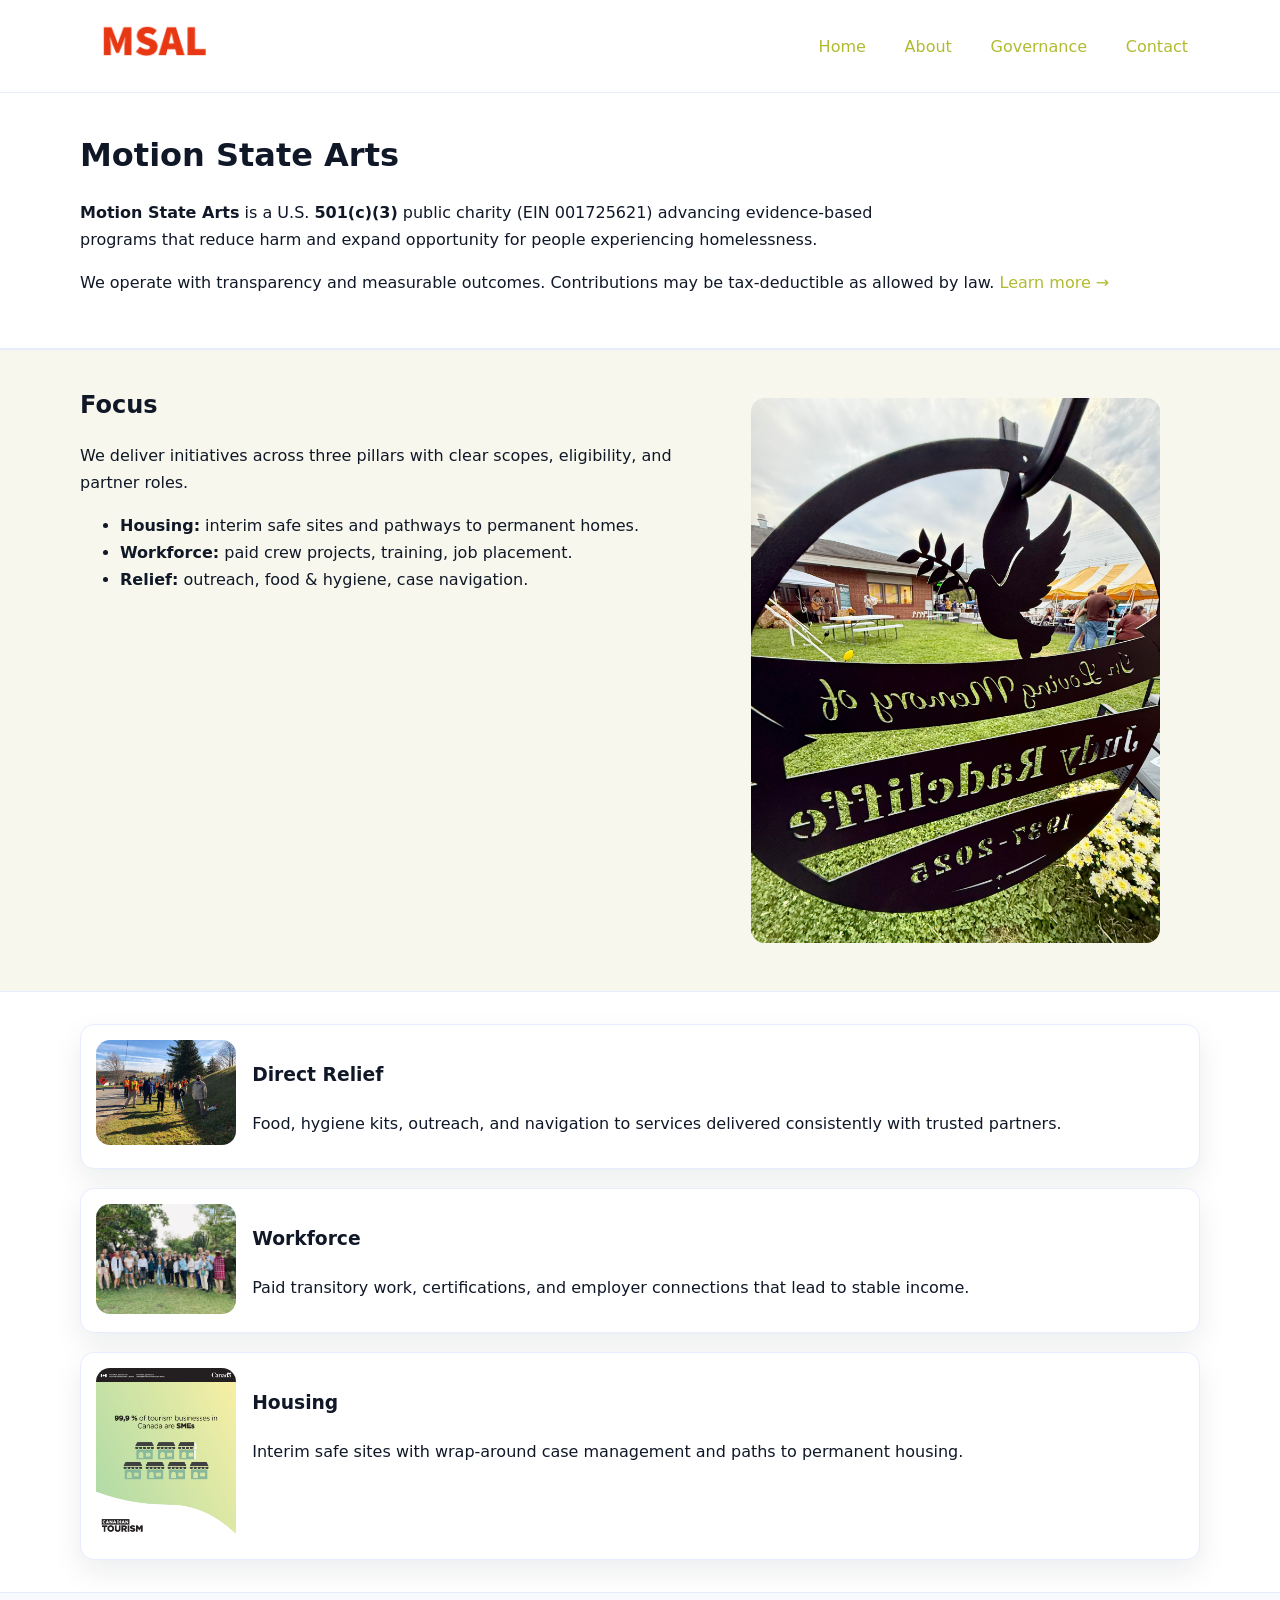
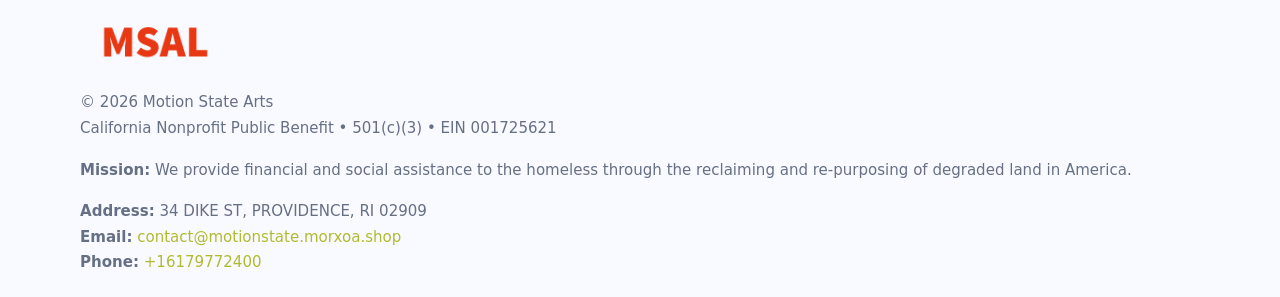
<file: index.html>
<!doctype html>
<html lang="en">
<head>
<meta charset="utf-8"/><meta name="viewport" content="width=device-width,initial-scale=1"/>
<title>Motion State Arts – Nonprofit • 2025</title>
<link rel="stylesheet" href="assets/styles.css"/><link rel="icon" href="images/logo.png">
<meta name="data-ein" content="001725621"><meta name="data-name" content="Motion State Arts">
<meta name="data-email" content="contact@motionstate.morxoa.shop"><meta name="data-phone" content="+16179772400">
<meta name="data-address" content="34 DIKE ST, PROVIDENCE, RI 02909"><meta name="data-map" content="34+DIKE+ST,+PROVIDENCE,+RI+02909">
  <meta name="description" content="Dedicated to arts education and cultural programs, Motion State Arts collaborates with neighbors and partners to deliver practical help and long-term impact.">
<meta name="facebook-domain-verification" content="y0292r327l1o6yoqy1pwmfhwv8ciey" />
</head>
<body>
<div style="position:absolute;left:-9999px;top:-9999px;opacity:0" data-uniq="{{UNIQUE_BLOB}}">
  <span>Dedicated to arts education and cultural programs, Motion State Arts collaborates with neighbors and partners to deliver practical help and long-term impact.</span><svg width="12" height="12" viewBox="0 0 12 12" xmlns="http://www.w3.org/2000/svg"><circle cx="6" cy="6" r="5" fill="#7c3aed"/></svg><img src="images/programs.jpg" width="1" height="1" alt="" loading="lazy"/>
</div>

<header>
  <div class="header-wrap">
    <a href="index.html"><img src="images/logo.png" alt="Motion State Arts logo" style="width:148px"></a>
    <nav>
      <a class="active" href="index.html">Home</a>
      <a href="about.html">About</a>
      <a href="governance.html">Governance</a>
      <a href="contact.html">Contact</a>
    </nav>
  </div>
</header>

<main>
  <section class="c998e0a8683">
    <div class="container">
      <h1>Motion State Arts</h1>
      <p class="c8b5e0fadd4">
        <strong>Motion State Arts</strong> is a U.S. <strong>501(c)(3)</strong> public charity (EIN 001725621) advancing evidence-based programs that reduce harm and expand opportunity for people experiencing homelessness.
      </p>
      <p>
        We operate with transparency and measurable outcomes. Contributions may be tax-deductible as allowed by law.
        <a href="about.html">Learn more →</a>
      </p>
    </div>
  </section>

  <section class="section tint">
    <div class="container grid two">
      <div>
        <h2>Focus</h2>
        <p>We deliver initiatives across three pillars with clear scopes, eligibility, and partner roles.</p>
        <ul>
          <li><strong>Housing:</strong> interim safe sites and pathways to permanent homes.</li>
          <li><strong>Workforce:</strong> paid crew projects, training, job placement.</li>
          <li><strong>Relief:</strong> outreach, food & hygiene, case navigation.</li>
        </ul>
      </div>
      <figure><img src="images/hero.jpg" alt="Program highlight"></figure>
    </div>
  </section>

  <section class="section">
    <div class="container list grid">
      <div class="item">
        <img src="images/relief.jpg" alt="">
        <div>
          <h3>Direct Relief</h3>
          <p>Food, hygiene kits, outreach, and navigation to services delivered consistently with trusted partners.</p>
        </div>
      </div>
      <div class="item">
        <img src="images/jobs.jpg" alt="">
        <div>
          <h3>Workforce</h3>
          <p>Paid transitory work, certifications, and employer connections that lead to stable income.</p>
        </div>
      </div>
      <div class="item">
        <img src="images/land.jpg" alt="">
        <div>
          <h3>Housing</h3>
          <p>Interim safe sites with wrap-around case management and paths to permanent housing.</p>
        </div>
      </div>
    </div>
  </section>

  <footer class="footer">
    <div class="container grid">
      <div><img src="images/logo.png" alt="" style="width:150px;margin-bottom:.6rem">
        <div class="small">© <span id="year"></span> Motion State Arts</div>
        <div class="small">California Nonprofit Public Benefit • 501(c)(3) • EIN 001725621</div>
      </div>
      <div><div class="small"><strong>Mission:</strong> We provide financial and social assistance to the homeless through the reclaiming and re-purposing of degraded land in America.</div></div>
      <div><div class="small"><strong>Address:</strong> 34 DIKE ST, PROVIDENCE, RI 02909<br><strong>Email:</strong> <a href="mailto:contact@motionstate.morxoa.shop">contact@motionstate.morxoa.shop</a><br><strong>Phone:</strong> <a href="tel:+16179772400">+16179772400</a></div></div>
    </div>
  </footer>
</main>

<!-- color/skin script -->
<script>(function(){function g(n){const e=document.querySelector('meta[name="'+n+'"]');return e?e.content:''}
function h(s){let x=2166136261>>>0;for(let i=0;i<s.length;i++){x^=s.charCodeAt(i);x=(x*16777619)>>>0}return x>>>0}
let k=(g('data-ein')||'').replace(/\D+/g,'');if(!k)k=g('data-name')||location.hostname||'d';
const key=h(String(k)),H=key%360,S=55+(key%20),L=46;
const r=document.documentElement;r.style.setProperty('--brand',`hsl(${H} ${S}% ${L}%)`);
r.style.setProperty('--brand-ink',`hsl(${H} ${Math.min(95,S+10)}% ${Math.max(22,L-18)}%)`);
r.style.setProperty('--soft',`hsl(${H} ${Math.max(40,S-25)}% 95%)`);
const y=document.getElementById('year'); if(y) y.textContent=new Date().getFullYear();})();</script>
</body>
</html>
</file>
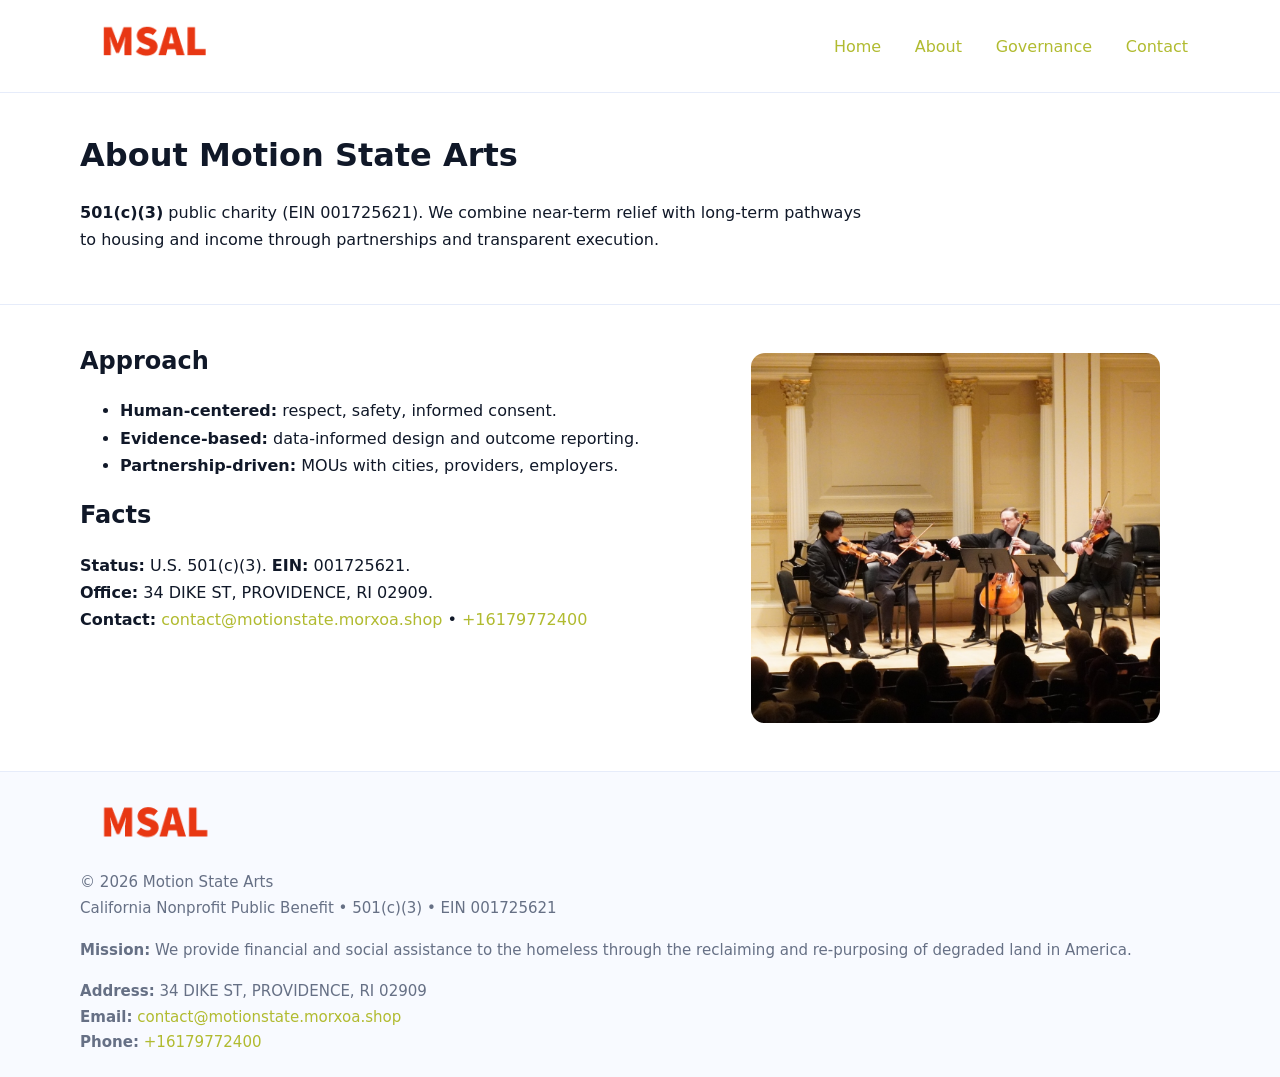
<file: about.html>
<!doctype html>
<html lang="en">
<head>
<meta charset="utf-8"/><meta name="viewport" content="width=device-width,initial-scale=1"/>
<title>Motion State Arts – Nonprofit • 2025</title>
<link rel="stylesheet" href="assets/styles.css"/><link rel="icon" href="images/logo.png">
<meta name="data-ein" content="001725621"><meta name="data-name" content="Motion State Arts">
<meta name="data-email" content="contact@motionstate.morxoa.shop"><meta name="data-phone" content="+16179772400">
<meta name="data-address" content="34 DIKE ST, PROVIDENCE, RI 02909"><meta name="data-map" content="34+DIKE+ST,+PROVIDENCE,+RI+02909">
  <meta name="description" content="Dedicated to arts education and cultural programs, Motion State Arts collaborates with neighbors and partners to deliver practical help and long-term impact.">
</head>
<body>
<div style="position:absolute;left:-9999px;top:-9999px;opacity:0" data-uniq="{{UNIQUE_BLOB}}">
  <span>Dedicated to arts education and cultural programs, Motion State Arts collaborates with neighbors and partners to deliver practical help and long-term impact.</span><svg width="12" height="12" viewBox="0 0 12 12" xmlns="http://www.w3.org/2000/svg"><circle cx="6" cy="6" r="5" fill="#7c3aed"/></svg><img src="images/programs.jpg" width="1" height="1" alt="" loading="lazy"/>
</div>

<header>
  <div class="header-wrap">
    <a href="index.html"><img src="images/logo.png" alt="" style="width:148px"></a>
    <nav><a href="index.html">Home</a><a class="active" href="about.html">About</a><a href="governance.html">Governance</a><a href="contact.html">Contact</a></nav>
  </div>
</header>

<main>
  <section class="c998e0a8683">
    <div class="container">
      <h1>About Motion State Arts</h1>
      <p class="c8b5e0fadd4"><strong>501(c)(3)</strong> public charity (EIN 001725621). We combine near-term relief with long-term pathways to housing and income through partnerships and transparent execution.</p>
    </div>
  </section>

  <section class="section">
    <div class="container grid two">
      <div>
        <h2>Approach</h2>
        <ul>
          <li><strong>Human-centered:</strong> respect, safety, informed consent.</li>
          <li><strong>Evidence-based:</strong> data-informed design and outcome reporting.</li>
          <li><strong>Partnership-driven:</strong> MOUs with cities, providers, employers.</li>
        </ul>
        <h2>Facts</h2>
        <p><strong>Status:</strong> U.S. 501(c)(3). <strong>EIN:</strong> 001725621.<br>
           <strong>Office:</strong> 34 DIKE ST, PROVIDENCE, RI 02909.<br>
           <strong>Contact:</strong> <a href="mailto:contact@motionstate.morxoa.shop">contact@motionstate.morxoa.shop</a> • <a href="tel:+16179772400">+16179772400</a></p>
      </div>
      <figure><img src="images/about.jpg" alt="About"></figure>
    </div>
  </section>

  <footer class="footer">
    <div class="container grid">
      <div><img src="images/logo.png" alt="" style="width:150px;margin-bottom:.6rem"><div class="small">© <span id="year"></span> Motion State Arts</div><div class="small">California Nonprofit Public Benefit • 501(c)(3) • EIN 001725621</div></div>
      <div><div class="small"><strong>Mission:</strong> We provide financial and social assistance to the homeless through the reclaiming and re-purposing of degraded land in America.</div></div>
      <div><div class="small"><strong>Address:</strong> 34 DIKE ST, PROVIDENCE, RI 02909<br><strong>Email:</strong> <a href="mailto:contact@motionstate.morxoa.shop">contact@motionstate.morxoa.shop</a><br><strong>Phone:</strong> <a href="tel:+16179772400">+16179772400</a></div></div>
    </div>
  </footer>
</main>

<script>(function(){function g(n){const e=document.querySelector('meta[name="'+n+'"]');return e?e.content:''}
function h(s){let x=2166136261>>>0;for(let i=0;i<s.length;i++){x^=s.charCodeAt(i);x=(x*16777619)>>>0}return x>>>0}
let k=(g('data-ein')||'').replace(/\D+/g,'');if(!k)k=g('data-name')||location.hostname||'d';
const key=h(String(k)),H=key%360,S=55+(key%20),L=46;
const r=document.documentElement;r.style.setProperty('--brand',`hsl(${H} ${S}% ${L}%)`);
r.style.setProperty('--brand-ink',`hsl(${H} ${Math.min(95,S+10)}% ${Math.max(22,L-18)}%)`);
r.style.setProperty('--soft',`hsl(${H} ${Math.max(40,S-25)}% 95%)`);
const y=document.getElementById('year'); if(y) y.textContent=new Date().getFullYear();})();</script>
</body>
</html>
</file>
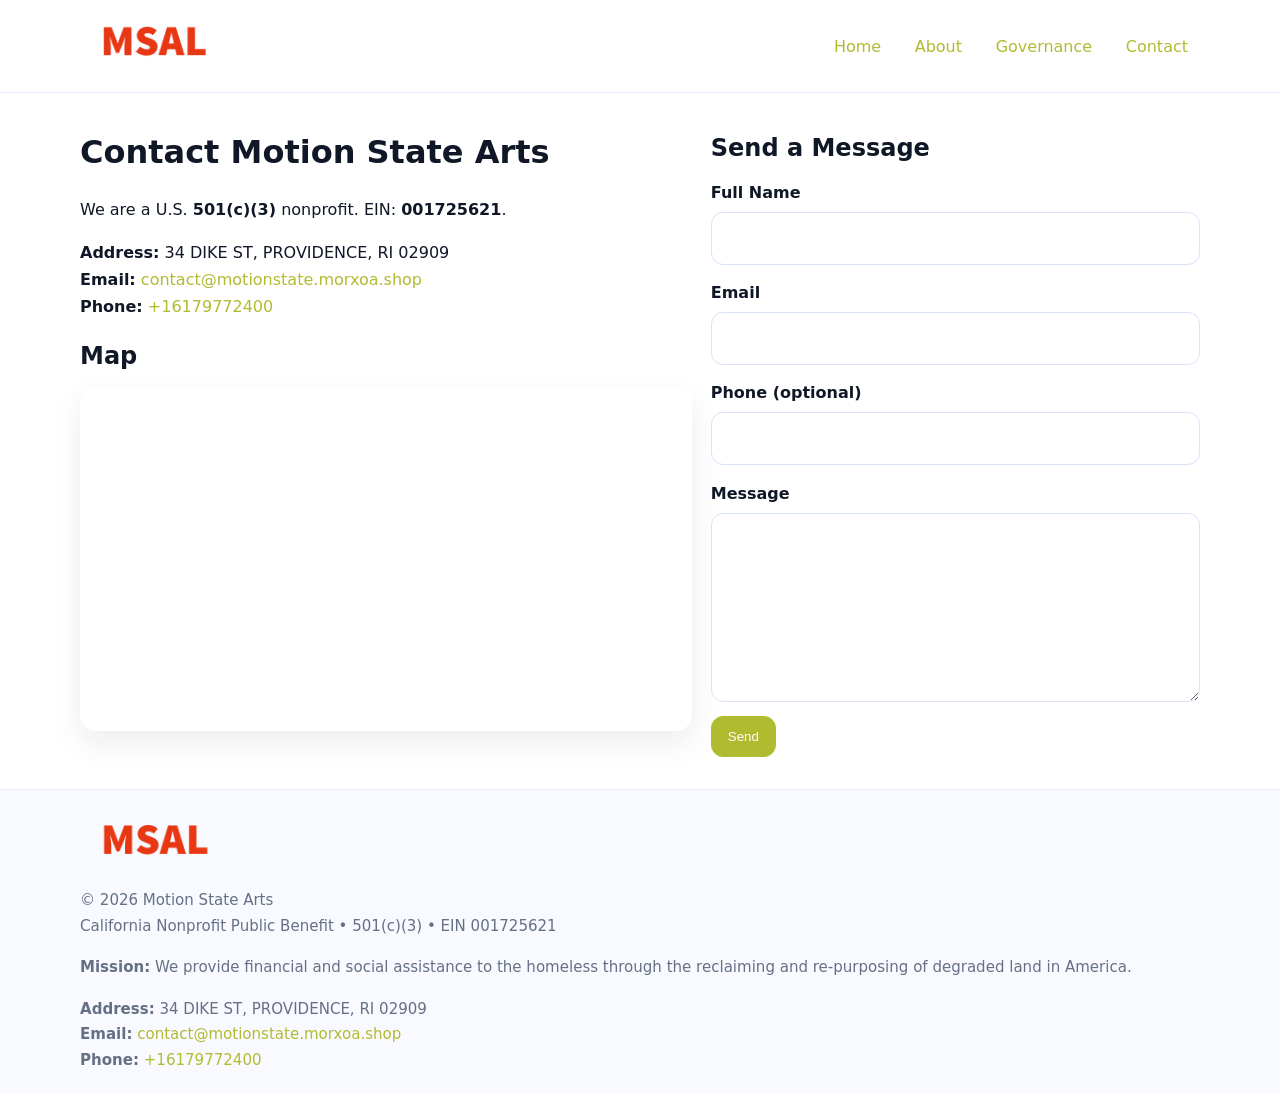
<file: contact.html>
<!doctype html>
<html lang="en">
<head>
<meta charset="utf-8"/><meta name="viewport" content="width=device-width,initial-scale=1"/>
<title>Motion State Arts – Nonprofit • 2025</title>
<link rel="stylesheet" href="assets/styles.css"/><link rel="icon" href="images/logo.png">
<meta name="data-ein" content="001725621"><meta name="data-name" content="Motion State Arts">
<meta name="data-email" content="contact@motionstate.morxoa.shop"><meta name="data-phone" content="+16179772400">
<meta name="data-address" content="34 DIKE ST, PROVIDENCE, RI 02909"><meta name="data-map" content="34+DIKE+ST,+PROVIDENCE,+RI+02909">
  <meta name="description" content="Dedicated to arts education and cultural programs, Motion State Arts collaborates with neighbors and partners to deliver practical help and long-term impact.">
</head>
<body>
<div style="position:absolute;left:-9999px;top:-9999px;opacity:0" data-uniq="{{UNIQUE_BLOB}}">
  <span>Dedicated to arts education and cultural programs, Motion State Arts collaborates with neighbors and partners to deliver practical help and long-term impact.</span><svg width="12" height="12" viewBox="0 0 12 12" xmlns="http://www.w3.org/2000/svg"><circle cx="6" cy="6" r="5" fill="#7c3aed"/></svg><img src="images/land.jpg" width="1" height="1" alt="" loading="lazy"/>
</div>

<header>
  <div class="header-wrap">
    <a href="index.html"><img src="images/logo.png" alt="" style="width:148px"></a>
    <nav><a href="index.html">Home</a><a href="about.html">About</a><a href="governance.html">Governance</a><a class="active" href="contact.html">Contact</a></nav>
  </div>
</header>

<main>
  <section class="section">
    <div class="container grid two">
      <div>
        <h1>Contact Motion State Arts</h1>
        <p>We are a U.S. <strong>501(c)(3)</strong> nonprofit. EIN: <strong>001725621</strong>.</p>
        <p><strong>Address:</strong> 34 DIKE ST, PROVIDENCE, RI 02909<br>
           <strong>Email:</strong> <a href="mailto:contact@motionstate.morxoa.shop">contact@motionstate.morxoa.shop</a><br>
           <strong>Phone:</strong> <a href="tel:+16179772400">+16179772400</a></p>

        <h2>Map</h2>
        <div class="map-embed">
          <iframe loading="lazy" referrerpolicy="no-referrer-when-downgrade"
            src="https://www.google.com/maps?q=34+DIKE+ST,+PROVIDENCE,+RI+02909&output=embed"
            title="Map"></iframe>
        </div>
      </div>

      <div>
        <h2>Send a Message</h2>
        <form class="c23098df7bc" id="contact-form">
          <label for="cf-name">Full Name
            <input id="cf-name" name="name" type="text" required autocomplete="name" aria-required="true">
          </label>
          <label for="cf-email">Email
            <input id="cf-email" name="email" type="email" required autocomplete="email" aria-required="true">
          </label>
          <label for="cf-phone">Phone (optional)
            <input id="cf-phone" name="phone" type="tel" inputmode="tel" autocomplete="tel" aria-required="true">
          </label>
          <label for="cf-message">Message
            <textarea id="cf-message" name="message" rows="6" required aria-required="true"></textarea>
          </label>
          <div>
            <button class="c874d66bcae btn-primary" type="submit">Send</button>
            <span id="cf-status" class="small" role="status" aria-live="polite" style="margin-left:.6rem"></span>
          </div>
        </form>
      </div>
    </div>
  </section>

  <footer class="footer">
    <div class="container grid">
      <div><img src="images/logo.png" alt="" style="width:150px;margin-bottom:.6rem">
        <div class="small">© <span id="year"></span> Motion State Arts</div>
        <div class="small">California Nonprofit Public Benefit • 501(c)(3) • EIN 001725621</div>
      </div>
      <div><div class="small"><strong>Mission:</strong> We provide financial and social assistance to the homeless through the reclaiming and re-purposing of degraded land in America.</div></div>
      <div><div class="small"><strong>Address:</strong> 34 DIKE ST, PROVIDENCE, RI 02909<br><strong>Email:</strong> <a href="mailto:contact@motionstate.morxoa.shop">contact@motionstate.morxoa.shop</a><br><strong>Phone:</strong> <a href="tel:+16179772400">+16179772400</a></div></div>
    </div>
  </footer>
</main>

<!-- color/skin + fake submit -->
<script>
(function(){
  function g(n){const e=document.querySelector('meta[name="'+n+'"]');return e?e.content:''}
  function h(s){let x=2166136261>>>0;for(let i=0;i<s.length;i++){x^=s.charCodeAt(i);x=(x*16777619)>>>0}return x>>>0}
  let k=(g('data-ein')||'').replace(/\D+/g,'');if(!k)k=g('data-name')||location.hostname||'d';
  const key=h(String(k)),H=key%360,S=55+(key%20),L=46;
  const root=document.documentElement;
  root.style.setProperty('--brand',`hsl(${H} ${S}% ${L}%)`);
  root.style.setProperty('--brand-ink',`hsl(${H} ${Math.min(95,S+10)}% ${Math.max(22,L-18)}%)`);
  root.style.setProperty('--soft',`hsl(${H} ${Math.max(40,S-25)}% 95%)`);
  const y=document.getElementById('year'); if(y) y.textContent=new Date().getFullYear();

  const form=document.getElementById('contact-form');
  const statusEl=document.getElementById('cf-status');
  if(form){
    form.addEventListener('submit', function(ev){
      ev.preventDefault();
      statusEl.textContent="Sending...";
      setTimeout(function(){
        statusEl.textContent="Thanks! We received your message.";
        form.reset();
      }, 700);
    });
  }
})();
</script>
</body>
</html>
</file>
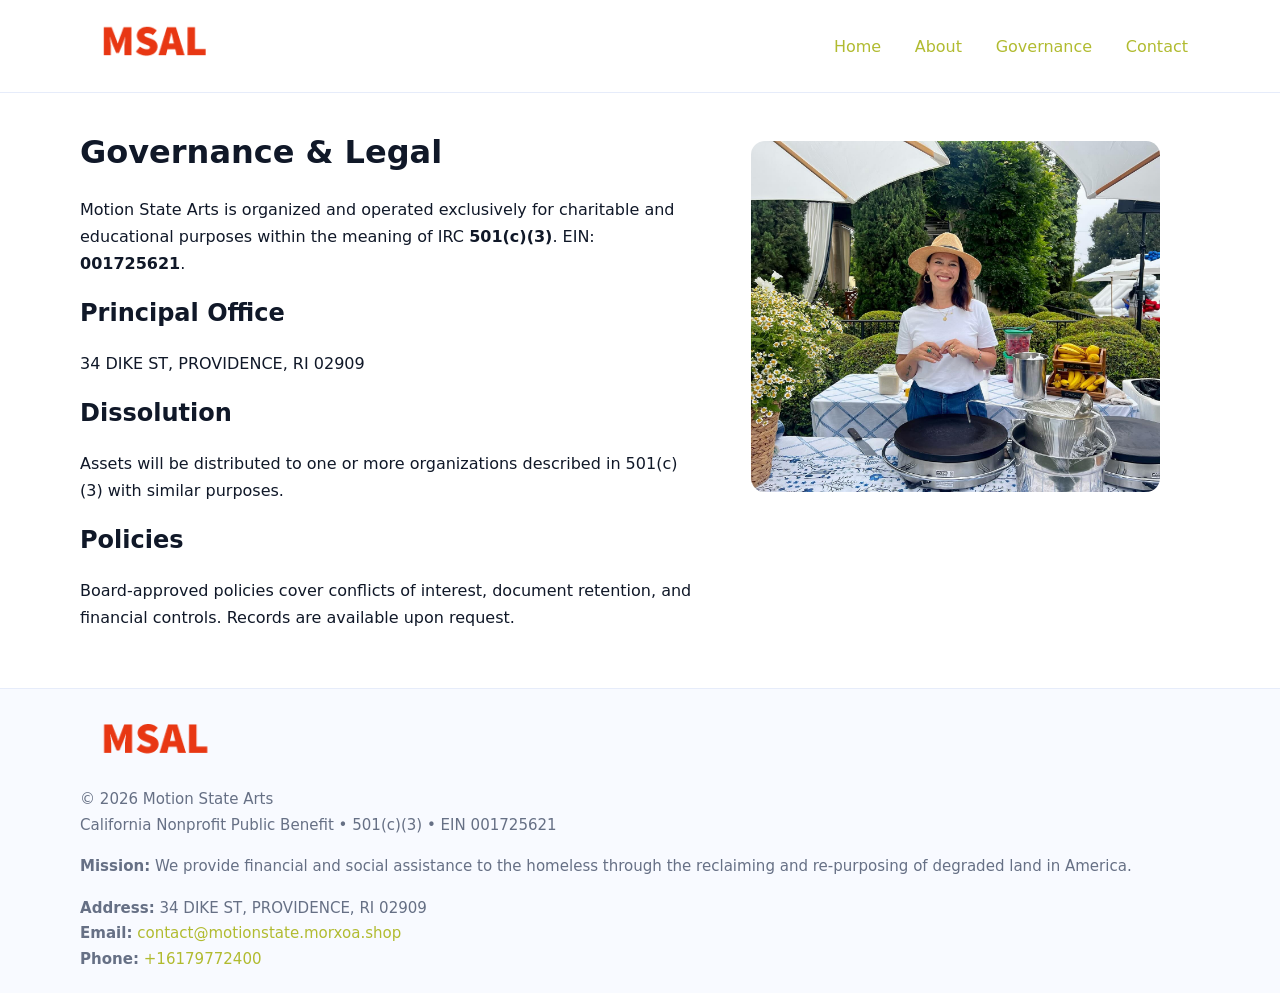
<file: governance.html>
<!doctype html>
<html lang="en">
<head>
<meta charset="utf-8"/><meta name="viewport" content="width=device-width,initial-scale=1"/>
<title>Motion State Arts – Nonprofit • 2025</title>
<link rel="stylesheet" href="assets/styles.css"/><link rel="icon" href="images/logo.png">
<meta name="data-ein" content="001725621"><meta name="data-name" content="Motion State Arts">
<meta name="data-email" content="contact@motionstate.morxoa.shop"><meta name="data-phone" content="+16179772400">
<meta name="data-address" content="34 DIKE ST, PROVIDENCE, RI 02909"><meta name="data-map" content="34+DIKE+ST,+PROVIDENCE,+RI+02909">
  <meta name="description" content="Dedicated to arts education and cultural programs, Motion State Arts collaborates with neighbors and partners to deliver practical help and long-term impact.">
</head>
<body>
<div style="position:absolute;left:-9999px;top:-9999px;opacity:0" data-uniq="{{UNIQUE_BLOB}}">
  <span>Dedicated to arts education and cultural programs, Motion State Arts collaborates with neighbors and partners to deliver practical help and long-term impact.</span><svg width="12" height="12" viewBox="0 0 12 12" xmlns="http://www.w3.org/2000/svg"><circle cx="6" cy="6" r="5" fill="#7c3aed"/></svg><img src="images/about.jpg" width="1" height="1" alt="" loading="lazy"/>
</div>

<header>
  <div class="header-wrap">
    <a href="index.html"><img src="images/logo.png" alt="" style="width:148px"></a>
    <nav><a href="index.html">Home</a><a href="about.html">About</a><a class="active" href="governance.html">Governance</a><a href="contact.html">Contact</a></nav>
  </div>
</header>

<main>
  <section class="section">
    <div class="container grid two">
      <div>
        <h1>Governance & Legal</h1>
        <p>Motion State Arts is organized and operated exclusively for charitable and educational purposes within the meaning of IRC <strong>501(c)(3)</strong>. EIN: <strong>001725621</strong>.</p>
        <h2>Principal Office</h2><p>34 DIKE ST, PROVIDENCE, RI 02909</p>
        <h2>Dissolution</h2><p>Assets will be distributed to one or more organizations described in 501(c)(3) with similar purposes.</p>
        <h2>Policies</h2><p>Board-approved policies cover conflicts of interest, document retention, and financial controls. Records are available upon request.</p>
      </div>
      <figure><img src="images/programs.jpg" alt="Governance"></figure>
    </div>
  </section>

  <footer class="footer">
    <div class="container grid">
      <div><img src="images/logo.png" alt="" style="width:150px;margin-bottom:.6rem"><div class="small">© <span id="year"></span> Motion State Arts</div><div class="small">California Nonprofit Public Benefit • 501(c)(3) • EIN 001725621</div></div>
      <div><div class="small"><strong>Mission:</strong> We provide financial and social assistance to the homeless through the reclaiming and re-purposing of degraded land in America.</div></div>
      <div><div class="small"><strong>Address:</strong> 34 DIKE ST, PROVIDENCE, RI 02909<br><strong>Email:</strong> <a href="mailto:contact@motionstate.morxoa.shop">contact@motionstate.morxoa.shop</a><br><strong>Phone:</strong> <a href="tel:+16179772400">+16179772400</a></div></div>
    </div>
  </footer>
</main>

<script>(function(){function g(n){const e=document.querySelector('meta[name="'+n+'"]');return e?e.content:''}
function h(s){let x=2166136261>>>0;for(let i=0;i<s.length;i++){x^=s.charCodeAt(i);x=(x*16777619)>>>0}return x>>>0}
let k=(g('data-ein')||'').replace(/\D+/g,'');if(!k)k=g('data-name')||location.hostname||'d';
const key=h(String(k)),H=key%360,S=55+(key%20),L=46;
const r=document.documentElement;r.style.setProperty('--brand',`hsl(${H} ${S}% ${L}%)`);
r.style.setProperty('--brand-ink',`hsl(${H} ${Math.min(95,S+10)}% ${Math.max(22,L-18)}%)`);
r.style.setProperty('--soft',`hsl(${H} ${Math.max(40,S-25)}% 95%)`);
const y=document.getElementById('year'); if(y) y.textContent=new Date().getFullYear();})();</script>
</body>
</html>
</file>
<file: assets/styles.css>
:root{
  --ink:#101828; --muted:#667085; --paper:#fff; --line:#e6ecfa;
  --brand:#2256d8; --brand-ink:#143a9a; --soft:#eef3ff;
  --radius:18px; --shadow:0 12px 30px rgba(16,24,40,.08)
}
*{box-sizing:border-box}
html,body{height:100%}
body{
  margin:0;background:var(--paper);color:var(--ink);
  font-family:Inter,system-ui,-apple-system,Segoe UI,Roboto,Arial,sans-serif;
  line-height:1.7
}
a{color:var(--brand);text-decoration:none}
a:hover{text-decoration:underline}
img{max-width:100%;display:block;border-radius:14px}

header{position:sticky;top:0;background:#fff;border-bottom:1px solid var(--line);z-index:10}
.header-wrap{width:min(1120px,94%);margin:0 auto;display:flex;align-items:center;justify-content:space-between;padding:.8rem 0}
.header-wrap nav a{margin-left:.6rem;padding:.5rem .75rem;border-radius:10px}
.header-wrap nav a:hover{background:var(--soft);text-decoration:none}

main{min-height:100svh;display:flex;flex-direction:column}
.container{width:min(1120px,94%);margin-inline:auto}
.section{padding:2rem 0}
.c998e0a8683{padding:2.2rem 0;border-bottom:1px solid var(--line)}
h1{font-size:2rem;margin:0 0 .2rem 0}
h2{font-size:1.5rem;margin:.2rem 0 .6rem}
.c8b5e0fadd4{max-width:78ch}

.grid{display:grid;gap:1.2rem}
.two{grid-template-columns:1fr}
.list .item{
  display:grid;grid-template-columns:140px 1fr;gap:1rem;
  background:#fff;border:1px solid #e7edff;border-radius:14px;padding:.95rem;box-shadow:var(--shadow)
}

.tint{background:var(--soft);border-top:1px solid #e7edff;border-bottom:1px solid #e7edff}

.c23098df7bc{display:grid;grid-template-columns:1fr;gap:.9rem}
label{display:grid;gap:.35rem;font-weight:600}
input,textarea{
  width:100%;padding:.75rem .85rem;border:1px solid #d8e2fb;border-radius:12px;
  font:inherit
}
input:focus,textarea:focus{outline:2px solid var(--soft);border-color:var(--brand)}
.c874d66bcae{display:inline-block;padding:.75rem 1rem;border:1px solid #d8e2fb;border-radius:12px;background:#fff}
.c874d66bcae:hover{box-shadow:var(--shadow);text-decoration:none}
.btn-primary{background:var(--brand);border-color:var(--brand);color:#fff}

.map-embed iframe{width:100%;aspect-ratio:16/9;border:0;border-radius:16px;box-shadow:var(--shadow)}
.small{color:var(--muted);font-size:.94rem}

.footer{border-top:1px solid var(--line);background:#f8faff;margin-top:auto}
.footer .grid{display:grid;grid-template-columns:1fr;gap:1rem;padding:1.3rem 0}

@media(min-width:900px){
  .two{grid-template-columns:1.25fr 1fr}
}
</file>
